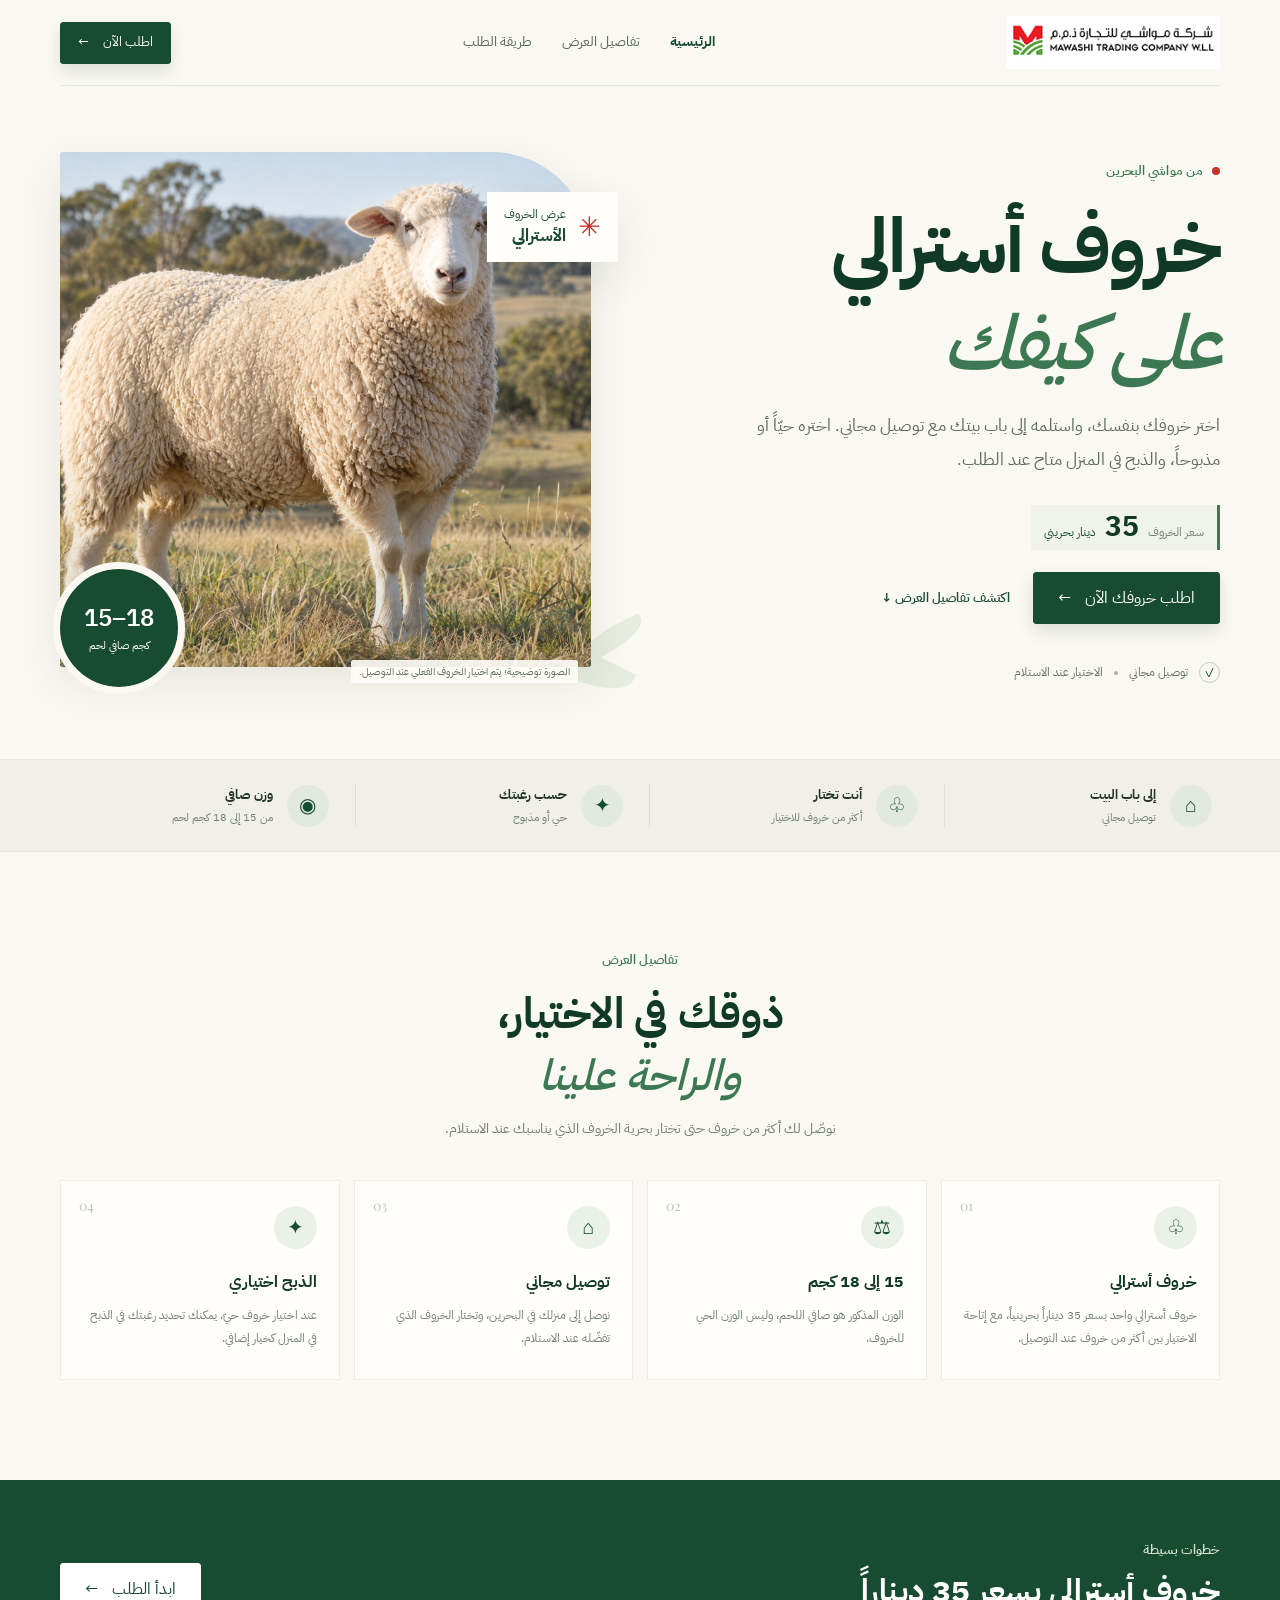
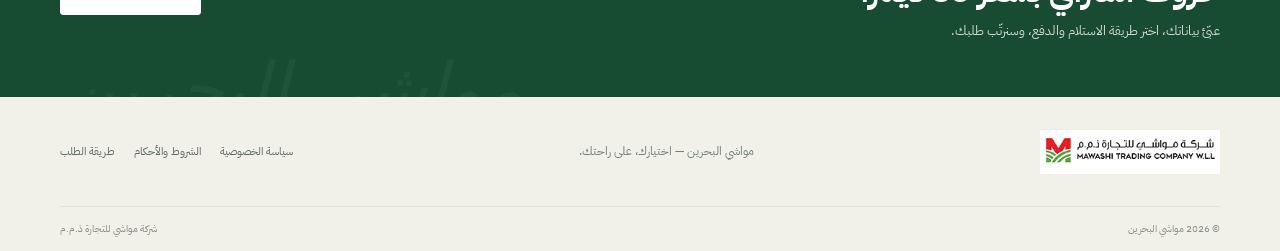
<file: index.html>
<!doctype html>
<html lang="ar" dir="rtl">
<head>
  <meta charset="utf-8">
  <meta name="viewport" content="width=device-width,initial-scale=1">
  <meta name="theme-color" content="#174b32">
  <meta name="description" content="عرض خروف أسترالي من مواشي البحرين، بسعر 35 ديناراً بحرينياً، توصيل مجاني للمنزل وخيار الذبح في المنزل.">
  <title>مواشي البحرين | عرض الخروف الأسترالي</title>
  <link rel="icon" href="assets/mawashi-bahrain-logo.jpg">
  <link rel="stylesheet" href="styles.css">
  <script src="app.js" defer></script>
</head>
<body>
  
  <header class="site-header wrap">
    <a class="brand" href="index.html" aria-label="مواشي البحرين - الرئيسية"><img src="assets/mawashi-bahrain-logo.jpg" alt="شعار مواشي البحرين"></a>
    <nav class="main-nav" aria-label="التنقل الرئيسي">
      <a class="active" href="index.html">الرئيسية</a><a href="#details">تفاصيل العرض</a><a href="how-to-order.html">طريقة الطلب</a>
    </nav>
    <a class="button button-small" href="order.html">اطلب الآن <span aria-hidden="true">←</span></a>
  </header>
  <main>
    <section class="hero wrap">
      <div class="hero-copy">
        <span class="eyebrow"><i></i> من مواشي البحرين</span>
        <h1>خروف أسترالي<br><em>على كيفك</em></h1>
        <p class="hero-lead">اختر خروفك بنفسك، واستلمه إلى باب بيتك مع توصيل مجاني. اختره حيّاً أو مذبوحاً، والذبح في المنزل متاح عند الطلب.</p>
        <div class="offer-price"><span>سعر الخروف</span><strong>35</strong><small>دينار بحريني</small></div>
        <div class="hero-actions"><a class="button" href="order.html">اطلب خروفك الآن <span aria-hidden="true">←</span></a><a class="text-link" href="#details">اكتشف تفاصيل العرض <span aria-hidden="true">↓</span></a></div>
        <div class="hero-proof"><span class="proof-icon">✓</span><span>توصيل مجاني</span><b></b><span>الاختيار عند الاستلام</span></div>
      </div>
      <div class="hero-visual">
        <div class="image-frame"><img src="assets/australian-sheep.jpg" alt="خروف أسترالي أبيض في مرعى" class="product-image"></div>
        <div class="image-tag"><span class="tag-mark">✳</span><span>عرض الخروف<br><strong>الأسترالي</strong></span></div>
        <div class="weight-stamp"><strong>15–18</strong><small>كجم صافي لحم</small></div>
        <p class="illustrative-disclosure">الصورة توضيحية؛ يتم اختيار الخروف الفعلي عند التوصيل.</p>
        <div class="leaf leaf-one"></div><div class="leaf leaf-two"></div>
      </div>
    </section>
    <section class="trust-strip"><div class="wrap trust-inner"><div><span class="trust-icon">⌂</span><span><strong>إلى باب البيت</strong><small>توصيل مجاني</small></span></div><div><span class="trust-icon">♧</span><span><strong>أنت تختار</strong><small>أكثر من خروف للاختيار</small></span></div><div><span class="trust-icon">✦</span><span><strong>حسب رغبتك</strong><small>حي أو مذبوح</small></span></div><div><span class="trust-icon">◉</span><span><strong>وزن صافي</strong><small>من 15 إلى 18 كجم لحم</small></span></div></div></section>
    <section class="details-section wrap" id="details">
      <div class="section-heading"><span class="eyebrow">تفاصيل العرض</span><h2>ذوقك في الاختيار،<br><em>والراحة علينا</em></h2><p>نوصّل لك أكثر من خروف حتى تختار بحرية الخروف الذي يناسبك عند الاستلام.</p></div>
      <div class="detail-cards">
        <article class="detail-card"><span class="card-num">01</span><span class="card-icon">♧</span><h3>خروف أسترالي</h3><p>خروف أسترالي واحد بسعر 35 ديناراً بحرينياً، مع إتاحة الاختيار بين أكثر من خروف عند التوصيل.</p></article>
        <article class="detail-card"><span class="card-num">02</span><span class="card-icon">⚖</span><h3>15 إلى 18 كجم</h3><p>الوزن المذكور هو صافي اللحم، وليس الوزن الحي للخروف.</p></article>
        <article class="detail-card"><span class="card-num">03</span><span class="card-icon">⌂</span><h3>توصيل مجاني</h3><p>نوصل إلى منزلك في البحرين، وتختار الخروف الذي تفضّله عند الاستلام.</p></article>
        <article class="detail-card"><span class="card-num">04</span><span class="card-icon">✦</span><h3>الذبح اختياري</h3><p>عند اختيار خروف حيّ، يمكنك تحديد رغبتك في الذبح في المنزل كخيار إضافي.</p></article>
      </div>
    </section>
    <section class="order-banner"><div class="wrap banner-inner"><div><span class="eyebrow">خطوات بسيطة</span><h2>خروف أسترالي بسعر 35 ديناراً</h2><p>عبّئ بياناتك، اختر طريقة الاستلام والدفع، وسنرتّب طلبك.</p></div><a class="button button-light" href="order.html">ابدأ الطلب <span aria-hidden="true">←</span></a></div><span class="banner-decoration">مواشي البحرين</span></section>
  </main>
  <footer class="site-footer"><div class="wrap footer-main"><a href="index.html" class="footer-brand"><img src="assets/mawashi-bahrain-logo.jpg" alt="مواشي البحرين"></a><p>مواشي البحرين — اختيارك، على راحتك.</p><nav aria-label="روابط قانونية"><a href="privacy.html">سياسة الخصوصية</a><a href="terms.html">الشروط والأحكام</a><a href="how-to-order.html">طريقة الطلب</a></nav></div><div class="wrap footer-bottom"><span>© <span data-year></span> مواشي البحرين</span><span>شركة مواشي للتجارة ذ.م.م</span></div></footer>
</body>
</html>
</file>
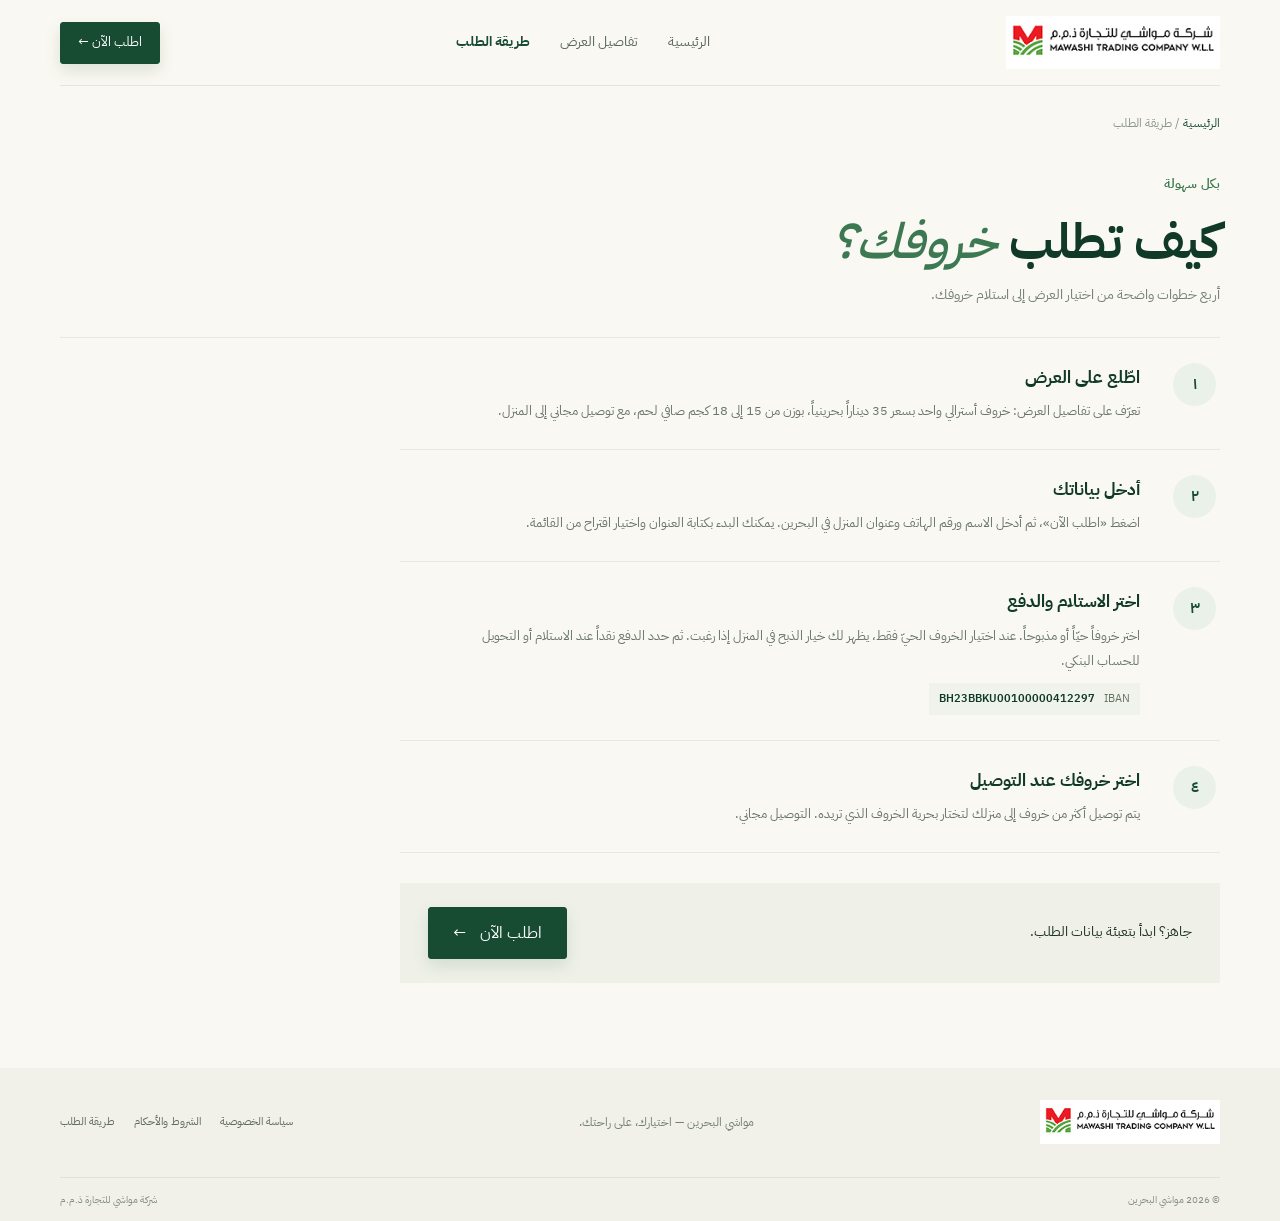
<file: how-to-order.html>
<!doctype html>
<html lang="ar" dir="rtl"><head><meta charset="utf-8"><meta name="viewport" content="width=device-width,initial-scale=1"><meta name="theme-color" content="#174b32"><title>طريقة الطلب | مواشي البحرين</title><link rel="icon" href="assets/mawashi-bahrain-logo.jpg"><link rel="stylesheet" href="styles.css"><script src="app.js" defer></script></head><body><header class="site-header wrap"><a class="brand" href="index.html"><img src="assets/mawashi-bahrain-logo.jpg" alt="شعار مواشي البحرين"></a><nav class="main-nav"><a href="index.html">الرئيسية</a><a href="index.html#details">تفاصيل العرض</a><a class="active" href="how-to-order.html">طريقة الطلب</a></nav><a class="button button-small" href="order.html">اطلب الآن ←</a></header><main class="text-page wrap"><div class="breadcrumb"><a href="index.html">الرئيسية</a><span> / </span><span>طريقة الطلب</span></div><div class="page-heading"><span class="eyebrow">بكل سهولة</span><h1>كيف تطلب <em>خروفك؟</em></h1><p>أربع خطوات واضحة من اختيار العرض إلى استلام خروفك.</p></div><div class="steps-list"><article class="step-item"><span class="step-index">١</span><div><h2>اطّلع على العرض</h2><p>تعرّف على تفاصيل العرض: خروف أسترالي واحد بسعر 35 ديناراً بحرينياً، بوزن من 15 إلى 18 كجم صافي لحم، مع توصيل مجاني إلى المنزل.</p></div></article><article class="step-item"><span class="step-index">٢</span><div><h2>أدخل بياناتك</h2><p>اضغط «اطلب الآن»، ثم أدخل الاسم ورقم الهاتف وعنوان المنزل في البحرين. يمكنك البدء بكتابة العنوان واختيار اقتراح من القائمة.</p></div></article><article class="step-item"><span class="step-index">٣</span><div><h2>اختر الاستلام والدفع</h2><p>اختر خروفاً حيّاً أو مذبوحاً. عند اختيار الخروف الحيّ فقط، يظهر لك خيار الذبح في المنزل إذا رغبت. ثم حدد الدفع نقداً عند الاستلام أو التحويل للحساب البنكي.</p><div class="inline-iban">IBAN <span dir="ltr">BH23BBKU00100000412297</span></div></div></article><article class="step-item"><span class="step-index">٤</span><div><h2>اختر خروفك عند التوصيل</h2><p>يتم توصيل أكثر من خروف إلى منزلك لتختار بحرية الخروف الذي تريده. التوصيل مجاني.</p></div></article></div><div class="page-cta"><p>جاهز؟ ابدأ بتعبئة بيانات الطلب.</p><a class="button" href="order.html">اطلب الآن <span aria-hidden="true">←</span></a></div></main><footer class="site-footer"><div class="wrap footer-main"><a href="index.html" class="footer-brand"><img src="assets/mawashi-bahrain-logo.jpg" alt="مواشي البحرين"></a><p>مواشي البحرين — اختيارك، على راحتك.</p><nav><a href="privacy.html">سياسة الخصوصية</a><a href="terms.html">الشروط والأحكام</a><a href="how-to-order.html">طريقة الطلب</a></nav></div><div class="wrap footer-bottom"><span>© <span data-year></span> مواشي البحرين</span><span>شركة مواشي للتجارة ذ.م.م</span></div></footer></body></html>
</file>
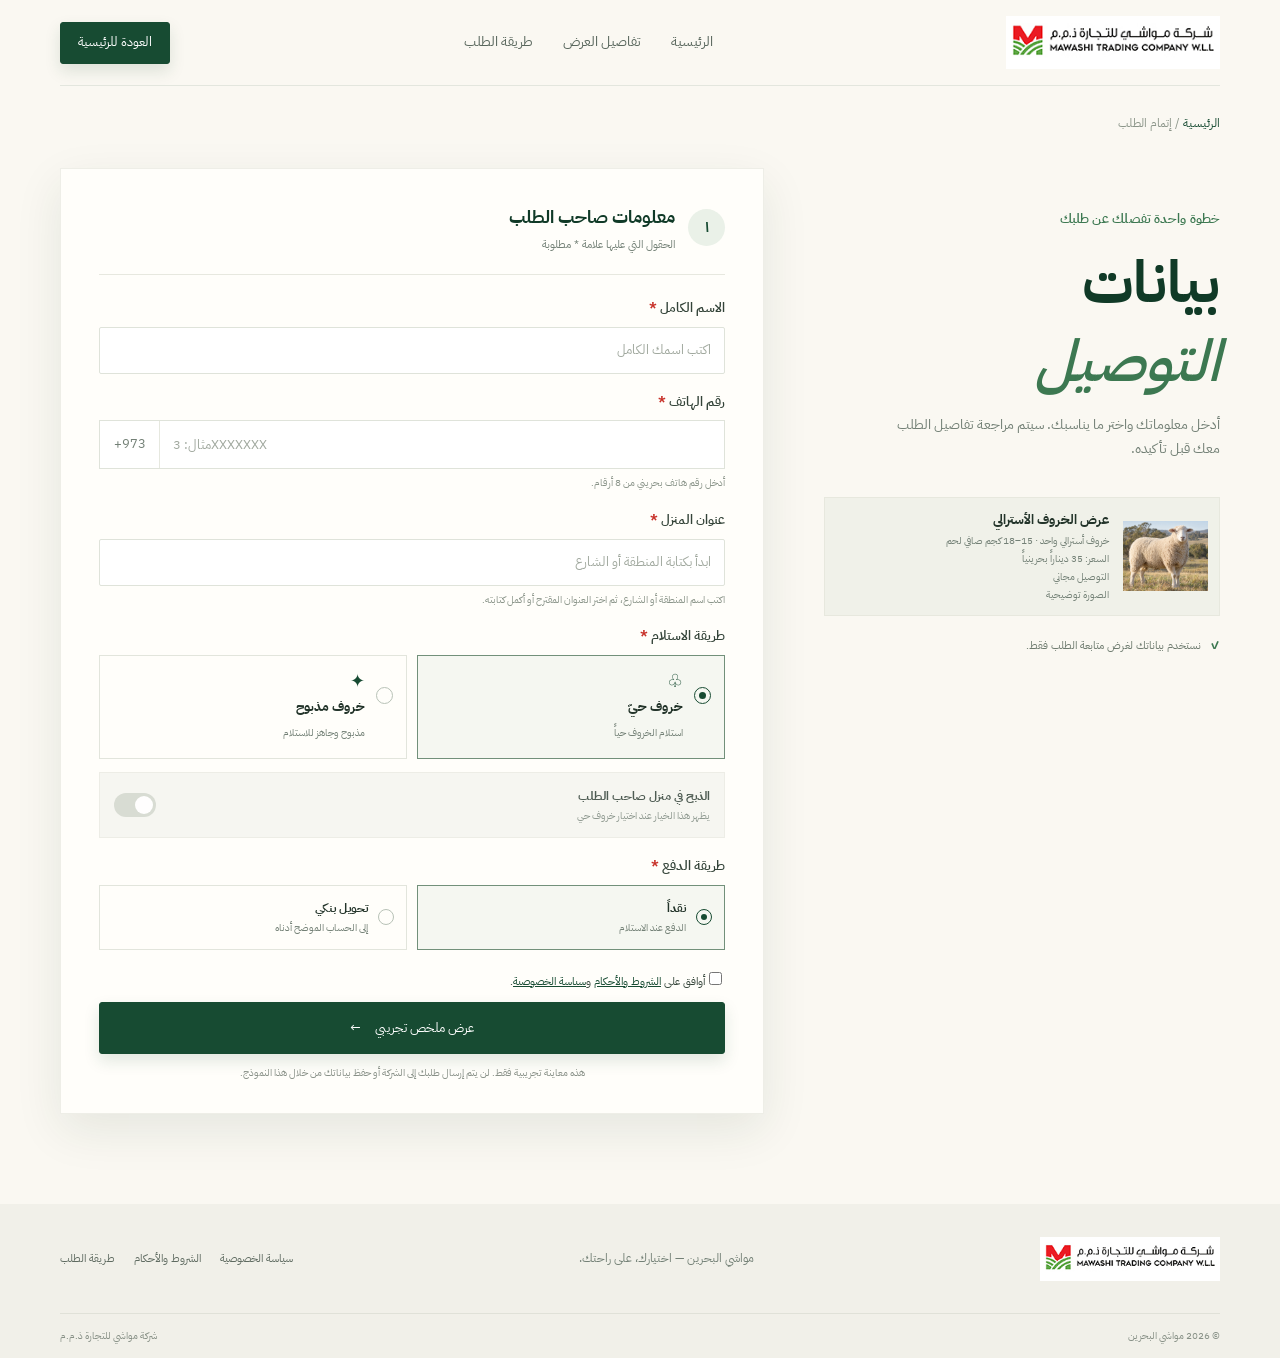
<file: order.html>
<!doctype html>
<html lang="ar" dir="rtl"><head><meta charset="utf-8"><meta name="viewport" content="width=device-width,initial-scale=1"><meta name="theme-color" content="#174b32"><title>إتمام الطلب | مواشي البحرين</title><link rel="icon" href="assets/mawashi-bahrain-logo.jpg"><link rel="stylesheet" href="styles.css"><script src="app.js" defer></script></head>
<body><header class="site-header wrap"><a class="brand" href="index.html"><img src="assets/mawashi-bahrain-logo.jpg" alt="شعار مواشي البحرين"></a><nav class="main-nav" aria-label="التنقل الرئيسي"><a href="index.html">الرئيسية</a><a href="index.html#details">تفاصيل العرض</a><a href="how-to-order.html">طريقة الطلب</a></nav><a class="button button-small" href="index.html">العودة للرئيسية</a></header>
<main class="form-page wrap"><div class="breadcrumb"><a href="index.html">الرئيسية</a><span> / </span><span>إتمام الطلب</span></div><div class="form-layout"><section class="form-intro"><span class="eyebrow">خطوة واحدة تفصلك عن طلبك</span><h1>بيانات<br><em>التوصيل</em></h1><p>أدخل معلوماتك واختر ما يناسبك. سيتم مراجعة تفاصيل الطلب معك قبل تأكيده.</p><div class="mini-product"><img src="assets/australian-sheep.jpg" alt="خروف أسترالي"><div><strong>عرض الخروف الأسترالي</strong><span>خروف أسترالي واحد · 15–18 كجم صافي لحم</span><span>السعر: 35 ديناراً بحرينياً</span><span>التوصيل مجاني</span><span>الصورة توضيحية</span></div></div><div class="secure-note"><span>✓</span> نستخدم بياناتك لغرض متابعة الطلب فقط.</div></section>
<section class="form-card"><div class="form-title"><span class="step-circle">١</span><div><h2>معلومات صاحب الطلب</h2><p>الحقول التي عليها علامة * مطلوبة</p></div></div><form id="order-form" novalidate>
<label for="customer-name">الاسم الكامل <b>*</b></label><input id="customer-name" name="name" autocomplete="name" placeholder="اكتب اسمك الكامل" required minlength="2">
<label for="phone">رقم الهاتف <b>*</b></label><div class="phone-wrap"><span class="phone-code">+973</span><input id="phone" name="phone" type="tel" inputmode="tel" autocomplete="tel-national" placeholder="مثال: 3XXXXXXX" required></div><small class="field-hint">أدخل رقم هاتف بحريني من 8 أرقام.</small>
<label for="address">عنوان المنزل <b>*</b></label><div class="suggest-wrap"><input id="address" name="address" autocomplete="street-address" placeholder="ابدأ بكتابة المنطقة أو الشارع" required minlength="5" aria-autocomplete="list" aria-expanded="false" aria-controls="address-suggestions"><div id="address-suggestions" class="suggestions" role="listbox"></div></div><small class="field-hint">اكتب اسم المنطقة أو الشارع، ثم اختر العنوان المقترح أو أكمل كتابته.</small>
<div class="field-label">طريقة الاستلام <b>*</b></div><div class="choice-grid"><label class="choice-card"><input type="radio" name="fulfillment" value="حي" required checked><span class="choice-mark"></span><span class="choice-symbol">♧</span><strong>خروف حيّ</strong><small>استلام الخروف حياً</small></label><label class="choice-card"><input type="radio" name="fulfillment" value="مذبوح" required><span class="choice-mark"></span><span class="choice-symbol">✦</span><strong>خروف مذبوح</strong><small>مذبوح وجاهز للاستلام</small></label></div>
<div id="slaughter-home-wrap" class="toggle-row" hidden><div><strong>الذبح في منزل صاحب الطلب</strong><small>يظهر هذا الخيار عند اختيار خروف حي</small></div><label class="switch"><input id="slaughter-home" type="checkbox" disabled><span class="slider"></span><span class="visually-hidden">طلب الذبح في المنزل</span></label></div>
<div class="field-label">طريقة الدفع <b>*</b></div><div class="payment-options"><label class="payment-choice"><input type="radio" name="payment" value="نقداً" required checked><span class="pay-radio"></span><span><strong>نقداً</strong><small>الدفع عند الاستلام</small></span></label><label class="payment-choice"><input type="radio" name="payment" value="تحويل بنكي" required><span class="pay-radio"></span><span><strong>تحويل بنكي</strong><small>إلى الحساب الموضح أدناه</small></span></label></div>
<div class="bank-box" id="bank-box" hidden><span class="bank-caption">بيانات التحويل البنكي</span><span class="iban" dir="ltr">BH23BBKU00100000412297</span><button class="copy-button" type="button" id="copy-iban">نسخ رقم الحساب</button><small>يرجى ذكر اسم صاحب الطلب في وصف التحويل، وإرسال إثبات التحويل عند تأكيد الطلب.</small></div>
<label class="terms-check"><input type="checkbox" id="agree" required><span>أوافق على <a href="terms.html" target="_blank">الشروط والأحكام</a> و<a href="privacy.html" target="_blank">سياسة الخصوصية</a>.</span></label>
<button type="submit" class="button submit-button">عرض ملخص تجريبي <span aria-hidden="true">←</span></button><p class="form-disclaimer">هذه معاينة تجريبية فقط. لن يتم إرسال طلبك إلى الشركة أو حفظ بياناتك من خلال هذا النموذج.</p><div class="form-message" id="form-message" role="status" aria-live="polite"></div></form></section></div></main>
<footer class="site-footer"><div class="wrap footer-main"><a href="index.html" class="footer-brand"><img src="assets/mawashi-bahrain-logo.jpg" alt="مواشي البحرين"></a><p>مواشي البحرين — اختيارك، على راحتك.</p><nav><a href="privacy.html">سياسة الخصوصية</a><a href="terms.html">الشروط والأحكام</a><a href="how-to-order.html">طريقة الطلب</a></nav></div><div class="wrap footer-bottom"><span>© <span data-year></span> مواشي البحرين</span><span>شركة مواشي للتجارة ذ.م.م</span></div></footer></body></html>
</file>
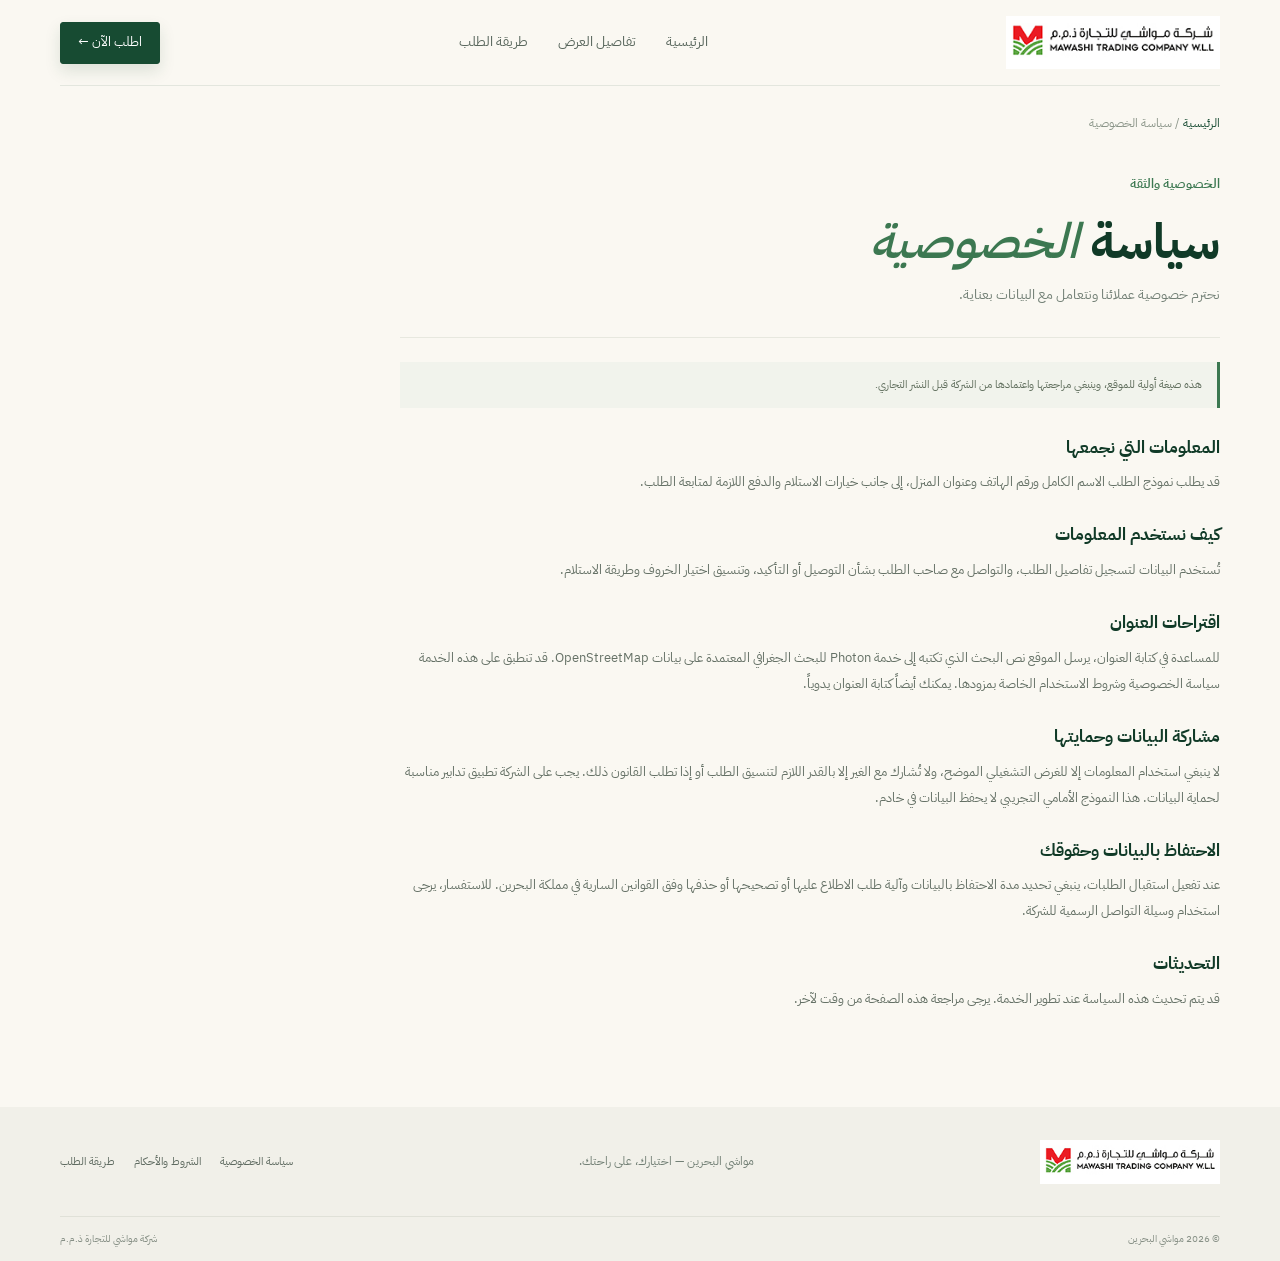
<file: privacy.html>
<!doctype html>
<html lang="ar" dir="rtl"><head><meta charset="utf-8"><meta name="viewport" content="width=device-width,initial-scale=1"><meta name="theme-color" content="#174b32"><title>سياسة الخصوصية | مواشي البحرين</title><link rel="icon" href="assets/mawashi-bahrain-logo.jpg"><link rel="stylesheet" href="styles.css"><script src="app.js" defer></script></head><body><header class="site-header wrap"><a class="brand" href="index.html"><img src="assets/mawashi-bahrain-logo.jpg" alt="شعار مواشي البحرين"></a><nav class="main-nav"><a href="index.html">الرئيسية</a><a href="index.html#details">تفاصيل العرض</a><a href="how-to-order.html">طريقة الطلب</a></nav><a class="button button-small" href="order.html">اطلب الآن ←</a></header><main class="text-page wrap"><div class="breadcrumb"><a href="index.html">الرئيسية</a><span> / </span><span>سياسة الخصوصية</span></div><div class="page-heading"><span class="eyebrow">الخصوصية والثقة</span><h1>سياسة <em>الخصوصية</em></h1><p>نحترم خصوصية عملائنا ونتعامل مع البيانات بعناية.</p></div><article class="policy-content"><p class="policy-notice">هذه صيغة أولية للموقع، وينبغي مراجعتها واعتمادها من الشركة قبل النشر التجاري.</p><h2>المعلومات التي نجمعها</h2><p>قد يطلب نموذج الطلب الاسم الكامل ورقم الهاتف وعنوان المنزل، إلى جانب خيارات الاستلام والدفع اللازمة لمتابعة الطلب.</p><h2>كيف نستخدم المعلومات</h2><p>تُستخدم البيانات لتسجيل تفاصيل الطلب، والتواصل مع صاحب الطلب بشأن التوصيل أو التأكيد، وتنسيق اختيار الخروف وطريقة الاستلام.</p><h2>اقتراحات العنوان</h2><p>للمساعدة في كتابة العنوان، يرسل الموقع نص البحث الذي تكتبه إلى خدمة Photon للبحث الجغرافي المعتمدة على بيانات OpenStreetMap. قد تنطبق على هذه الخدمة سياسة الخصوصية وشروط الاستخدام الخاصة بمزودها. يمكنك أيضاً كتابة العنوان يدوياً.</p><h2>مشاركة البيانات وحمايتها</h2><p>لا ينبغي استخدام المعلومات إلا للغرض التشغيلي الموضح، ولا تُشارك مع الغير إلا بالقدر اللازم لتنسيق الطلب أو إذا تطلب القانون ذلك. يجب على الشركة تطبيق تدابير مناسبة لحماية البيانات. هذا النموذج الأمامي التجريبي لا يحفظ البيانات في خادم.</p><h2>الاحتفاظ بالبيانات وحقوقك</h2><p>عند تفعيل استقبال الطلبات، ينبغي تحديد مدة الاحتفاظ بالبيانات وآلية طلب الاطلاع عليها أو تصحيحها أو حذفها وفق القوانين السارية في مملكة البحرين. للاستفسار، يرجى استخدام وسيلة التواصل الرسمية للشركة.</p><h2>التحديثات</h2><p>قد يتم تحديث هذه السياسة عند تطوير الخدمة. يرجى مراجعة هذه الصفحة من وقت لآخر.</p></article></main><footer class="site-footer"><div class="wrap footer-main"><a href="index.html" class="footer-brand"><img src="assets/mawashi-bahrain-logo.jpg" alt="مواشي البحرين"></a><p>مواشي البحرين — اختيارك، على راحتك.</p><nav><a href="privacy.html">سياسة الخصوصية</a><a href="terms.html">الشروط والأحكام</a><a href="how-to-order.html">طريقة الطلب</a></nav></div><div class="wrap footer-bottom"><span>© <span data-year></span> مواشي البحرين</span><span>شركة مواشي للتجارة ذ.م.م</span></div></footer></body></html>
</file>
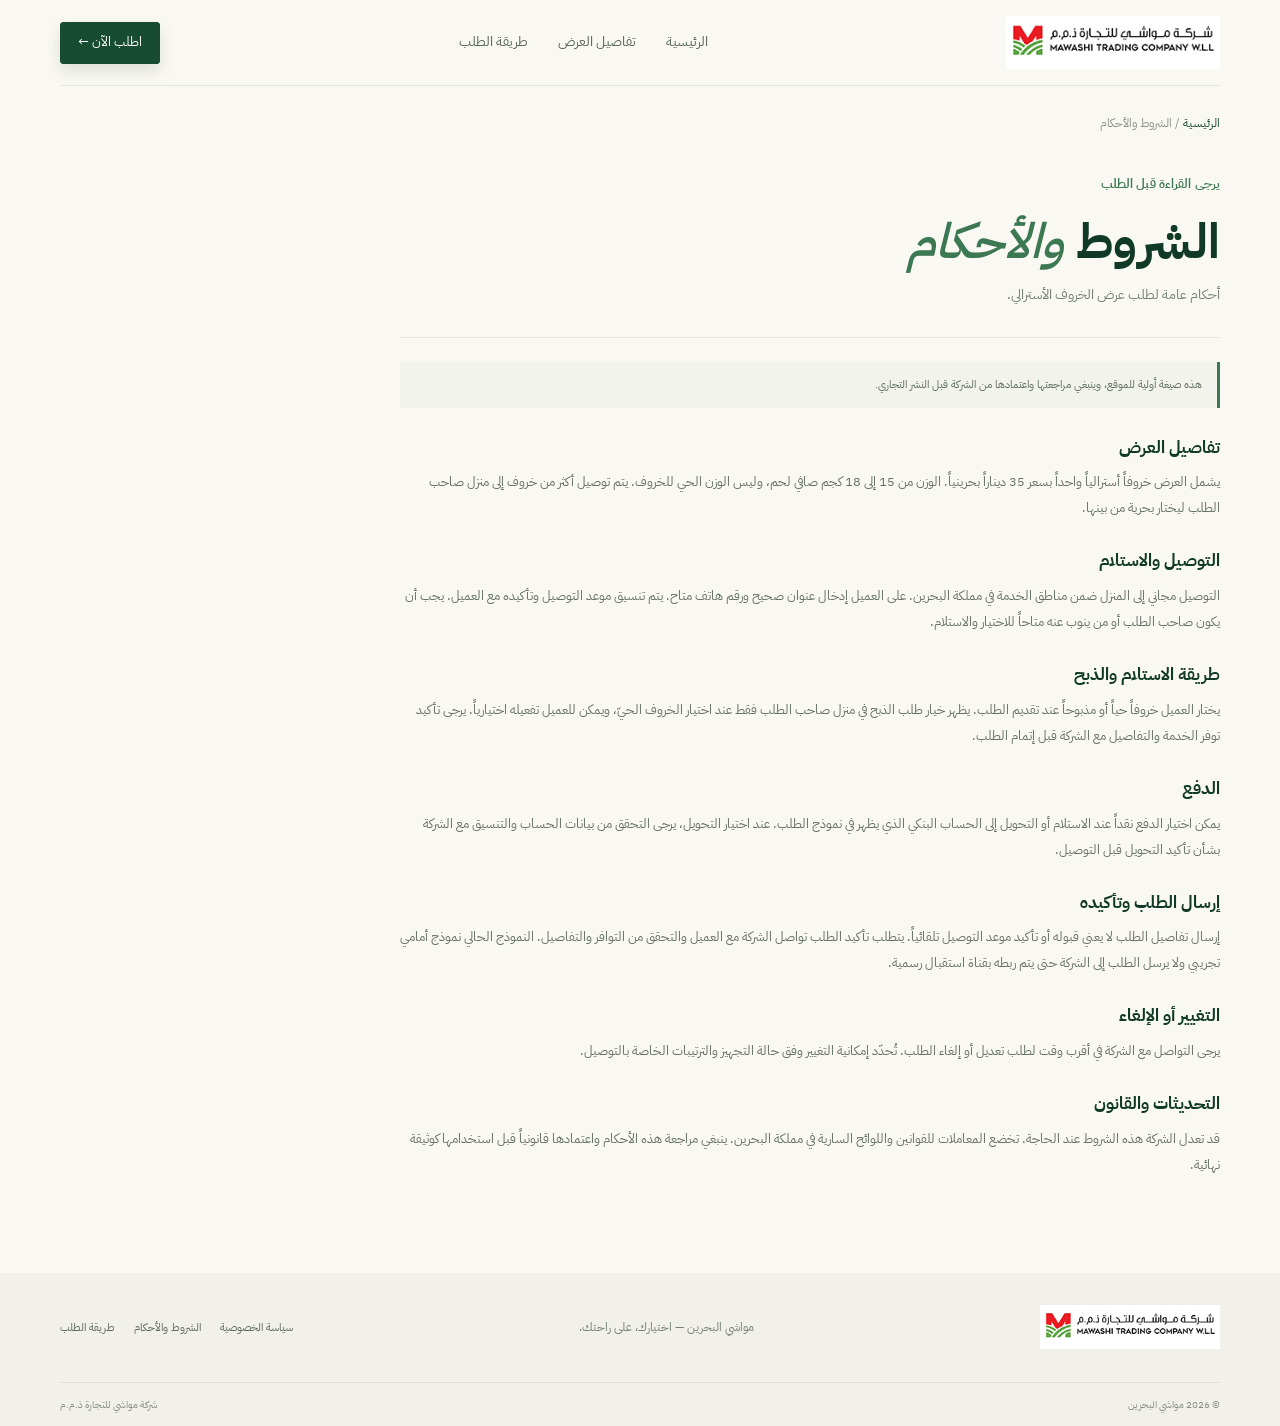
<file: terms.html>
<!doctype html>
<html lang="ar" dir="rtl"><head><meta charset="utf-8"><meta name="viewport" content="width=device-width,initial-scale=1"><meta name="theme-color" content="#174b32"><title>الشروط والأحكام | مواشي البحرين</title><link rel="icon" href="assets/mawashi-bahrain-logo.jpg"><link rel="stylesheet" href="styles.css"><script src="app.js" defer></script></head><body><header class="site-header wrap"><a class="brand" href="index.html"><img src="assets/mawashi-bahrain-logo.jpg" alt="شعار مواشي البحرين"></a><nav class="main-nav"><a href="index.html">الرئيسية</a><a href="index.html#details">تفاصيل العرض</a><a href="how-to-order.html">طريقة الطلب</a></nav><a class="button button-small" href="order.html">اطلب الآن ←</a></header><main class="text-page wrap"><div class="breadcrumb"><a href="index.html">الرئيسية</a><span> / </span><span>الشروط والأحكام</span></div><div class="page-heading"><span class="eyebrow">يرجى القراءة قبل الطلب</span><h1>الشروط <em>والأحكام</em></h1><p>أحكام عامة لطلب عرض الخروف الأسترالي.</p></div><article class="policy-content"><p class="policy-notice">هذه صيغة أولية للموقع، وينبغي مراجعتها واعتمادها من الشركة قبل النشر التجاري.</p><h2>تفاصيل العرض</h2><p>يشمل العرض خروفاً أسترالياً واحداً بسعر 35 ديناراً بحرينياً. الوزن من 15 إلى 18 كجم صافي لحم، وليس الوزن الحي للخروف. يتم توصيل أكثر من خروف إلى منزل صاحب الطلب ليختار بحرية من بينها.</p><h2>التوصيل والاستلام</h2><p>التوصيل مجاني إلى المنزل ضمن مناطق الخدمة في مملكة البحرين. على العميل إدخال عنوان صحيح ورقم هاتف متاح. يتم تنسيق موعد التوصيل وتأكيده مع العميل. يجب أن يكون صاحب الطلب أو من ينوب عنه متاحاً للاختيار والاستلام.</p><h2>طريقة الاستلام والذبح</h2><p>يختار العميل خروفاً حياً أو مذبوحاً عند تقديم الطلب. يظهر خيار طلب الذبح في منزل صاحب الطلب فقط عند اختيار الخروف الحيّ، ويمكن للعميل تفعيله اختيارياً. يرجى تأكيد توفر الخدمة والتفاصيل مع الشركة قبل إتمام الطلب.</p><h2>الدفع</h2><p>يمكن اختيار الدفع نقداً عند الاستلام أو التحويل إلى الحساب البنكي الذي يظهر في نموذج الطلب. عند اختيار التحويل، يرجى التحقق من بيانات الحساب والتنسيق مع الشركة بشأن تأكيد التحويل قبل التوصيل.</p><h2>إرسال الطلب وتأكيده</h2><p>إرسال تفاصيل الطلب لا يعني قبوله أو تأكيد موعد التوصيل تلقائياً. يتطلب تأكيد الطلب تواصل الشركة مع العميل والتحقق من التوافر والتفاصيل. النموذج الحالي نموذج أمامي تجريبي ولا يرسل الطلب إلى الشركة حتى يتم ربطه بقناة استقبال رسمية.</p><h2>التغيير أو الإلغاء</h2><p>يرجى التواصل مع الشركة في أقرب وقت لطلب تعديل أو إلغاء الطلب. تُحدّد إمكانية التغيير وفق حالة التجهيز والترتيبات الخاصة بالتوصيل.</p><h2>التحديثات والقانون</h2><p>قد تعدل الشركة هذه الشروط عند الحاجة. تخضع المعاملات للقوانين واللوائح السارية في مملكة البحرين. ينبغي مراجعة هذه الأحكام واعتمادها قانونياً قبل استخدامها كوثيقة نهائية.</p></article></main><footer class="site-footer"><div class="wrap footer-main"><a href="index.html" class="footer-brand"><img src="assets/mawashi-bahrain-logo.jpg" alt="مواشي البحرين"></a><p>مواشي البحرين — اختيارك، على راحتك.</p><nav><a href="privacy.html">سياسة الخصوصية</a><a href="terms.html">الشروط والأحكام</a><a href="how-to-order.html">طريقة الطلب</a></nav></div><div class="wrap footer-bottom"><span>© <span data-year></span> مواشي البحرين</span><span>شركة مواشي للتجارة ذ.م.م</span></div></footer></body></html>
</file>
<file: styles.css>
@import url('https://fonts.googleapis.com/css2?family=IBM+Plex+Sans+Arabic:wght@400;500;600;700&family=Playfair+Display:ital,wght@0,500;0,600;1,500;1,600&display=swap');
:root{--green:#174b32;--deep:#103a27;--leaf:#3c7851;--mint:#eaf1e8;--cream:#faf8f2;--paper:#fffefa;--ink:#23342a;--muted:#738076;--red:#c83129;--line:#e7e8df;--gold:#c9a65c;--shadow:0 16px 45px rgba(26,54,35,.09)}*{box-sizing:border-box}html{scroll-behavior:smooth}body{margin:0;background:var(--cream);color:var(--ink);font-family:'IBM Plex Sans Arabic',Tahoma,sans-serif;font-size:16px;line-height:1.75}a{color:inherit;text-decoration:none}img{max-width:100%;display:block}.wrap{width:min(1160px,calc(100% - 48px));margin-inline:auto}.topline{background:var(--green);color:#f7f4e8;text-align:center;padding:6px 16px;font-size:13px;letter-spacing:.15px}.site-header{min-height:86px;display:flex;align-items:center;justify-content:space-between;gap:25px;border-bottom:1px solid rgba(23,75,50,.1)}.brand img{width:214px;height:auto;max-height:55px;object-fit:contain}.main-nav{display:flex;align-items:center;gap:30px;font-size:14px;color:#59675d}.main-nav a{transition:color .2s}.main-nav a:hover,.main-nav a.active{color:var(--green)}.main-nav a.active{font-weight:700}.button{min-height:52px;padding:0 24px;border:1px solid var(--green);border-radius:3px;background:var(--green);color:white;display:inline-flex;align-items:center;justify-content:center;gap:14px;font:600 15px inherit;font-family:inherit;cursor:pointer;transition:transform .2s,background .2s;box-shadow:0 7px 16px rgba(23,75,50,.13)}.button:hover{background:var(--deep);transform:translateY(-2px)}.button-small{min-height:42px;padding-inline:17px;font-size:13px;white-space:nowrap}.hero{min-height:560px;display:grid;grid-template-columns:1fr 1.04fr;align-items:center;gap:70px;padding-block:54px 60px}.hero-copy{max-width:510px;padding-block:16px}.eyebrow{display:inline-flex;align-items:center;gap:9px;color:var(--leaf);font-size:13px;font-weight:600;letter-spacing:.1px}.eyebrow i{width:8px;height:8px;background:var(--red);display:inline-block;border-radius:50%}h1,h2,h3,p{margin-top:0}.hero h1{font-size:clamp(48px,6vw,76px);line-height:1.18;letter-spacing:-2px;margin:19px 0 20px;color:var(--deep)}h1 em,h2 em{font-family:'Playfair Display','IBM Plex Sans Arabic',serif;font-weight:500;color:var(--leaf)}.hero-lead{font-size:17px;line-height:2;color:#5e6a60;max-width:490px;margin-bottom:28px}.hero-actions{display:flex;align-items:center;gap:23px;flex-wrap:wrap}.text-link{font-size:13px;color:var(--green);font-weight:600}.hero-proof{display:flex;align-items:center;gap:11px;margin-top:38px;color:#657266;font-size:12px}.hero-proof b{height:4px;width:4px;border-radius:50%;background:#a9b0a5}.proof-icon{display:grid;place-items:center;width:21px;height:21px;border:1px solid #bccdb8;border-radius:50%;color:var(--green);font-size:12px}.hero-visual{position:relative;min-width:0;padding:0 25px 20px 0}.image-frame{position:relative;z-index:1;overflow:hidden;border-radius:3px 100px 3px 3px;background:#dedfcf;box-shadow:var(--shadow);aspect-ratio:1.03/1}.image-frame:after{content:"";position:absolute;inset:0;background:linear-gradient(0deg,rgba(25,48,28,.13),transparent 48%);pointer-events:none}.product-image{width:100%;height:100%;object-fit:cover}.image-tag{position:absolute;z-index:2;top:40px;right:-2px;display:flex;align-items:center;gap:12px;padding:13px 17px;background:var(--paper);color:var(--green);box-shadow:var(--shadow);font-size:12px;line-height:1.5}.image-tag strong{font-size:17px}.tag-mark{color:var(--red);font-size:27px}.weight-stamp{z-index:2;position:absolute;bottom:0;left:0;width:118px;height:118px;border-radius:50%;background:var(--green);color:#fff;display:flex;flex-direction:column;align-items:center;justify-content:center;outline:7px solid var(--cream);line-height:1.2}.weight-stamp strong{font-size:24px;font-weight:600;direction:ltr}.weight-stamp small{font-size:11px;margin-top:6px}.leaf{position:absolute;background:#e6ecdf;border-radius:80% 0 80% 0;transform:rotate(27deg)}.leaf-one{width:110px;height:35px;right:-18px;bottom:4px}.leaf-two{width:74px;height:24px;right:-31px;bottom:35px;transform:rotate(-25deg)}.trust-strip{background:#f0f0e8;border-block:1px solid #e9e9de}.trust-inner{display:grid;grid-template-columns:repeat(4,1fr);padding-block:24px;gap:18px}.trust-inner>div{display:flex;align-items:center;gap:14px;border-left:1px solid #dedfd4;padding-inline:8px}.trust-inner>div:last-child{border:0}.trust-icon{width:42px;height:42px;border-radius:50%;background:#e2eadf;color:var(--green);display:grid;place-items:center;font-size:20px;flex:none}.trust-inner strong,.trust-inner small{display:block}.trust-inner strong{font-size:13px}.trust-inner small{font-size:11px;color:var(--muted);margin-top:1px}.details-section{padding-block:93px 100px}.section-heading{text-align:center;max-width:550px;margin:0 auto 38px}.section-heading h2,.page-heading h1{font-size:43px;line-height:1.35;color:var(--deep);margin:12px 0}.section-heading p,.page-heading>p{color:var(--muted);font-size:14px;margin-bottom:0}.detail-cards{display:grid;grid-template-columns:repeat(4,1fr);gap:14px}.detail-card{position:relative;background:var(--paper);padding:25px 22px 27px;border:1px solid #ecece3;min-height:200px;transition:transform .2s,box-shadow .2s}.detail-card:hover{transform:translateY(-4px);box-shadow:var(--shadow)}.card-num{position:absolute;left:18px;top:15px;color:#c0c6bb;font:14px 'Playfair Display',serif;direction:ltr}.card-icon{width:43px;height:43px;display:grid;place-items:center;border-radius:50%;background:var(--mint);color:var(--green);font-size:20px;margin-bottom:19px}.detail-card h3{font-size:16px;margin-bottom:8px;color:var(--deep)}.detail-card p{font-size:12px;line-height:1.9;color:var(--muted);margin:0}.order-banner{position:relative;overflow:hidden;background:var(--green);color:white}.banner-inner{display:flex;align-items:center;justify-content:space-between;gap:30px;padding-block:55px;position:relative;z-index:1}.order-banner .eyebrow{color:#d7e2d4}.banner-inner h2{font-size:32px;line-height:1.4;margin:6px 0}.banner-inner p{color:#d0dbd1;font-size:13px;margin:0}.button-light{background:#fff;color:var(--green);border-color:#fff;box-shadow:none}.button-light:hover{background:#f1f3eb}.banner-decoration{position:absolute;left:5%;bottom:-35px;color:rgba(255,255,255,.045);font:italic 72px 'Playfair Display',serif;direction:ltr;white-space:nowrap}.site-footer{background:#f1f0e9}.footer-main{min-height:110px;display:flex;align-items:center;justify-content:space-between;gap:18px;border-bottom:1px solid #e0e1d8;padding-block:19px}.footer-brand img{width:180px;max-height:46px;object-fit:contain}.footer-main p{font-size:12px;color:var(--muted);margin:0}.footer-main nav{display:flex;gap:19px;flex-wrap:wrap;font-size:11px;color:#5f6b61}.footer-main nav a:hover{color:var(--green);text-decoration:underline}.footer-bottom{display:flex;justify-content:space-between;padding-block:13px;color:#879086;font-size:10px}.breadcrumb{font-size:12px;color:#8b9589;padding-top:27px}.breadcrumb a{color:var(--green)}.form-page{padding-bottom:80px}.form-layout{display:grid;grid-template-columns:.72fr 1.28fr;gap:60px;padding-block:34px 10px;align-items:start}.form-intro{padding:36px 0}.form-intro h1{font-size:58px;line-height:1.3;margin:13px 0;color:var(--deep)}.form-intro>p{max-width:330px;color:var(--muted);font-size:14px}.mini-product{display:flex;align-items:center;gap:14px;padding:11px;background:#f0f1e9;border:1px solid #e7e8de;margin-top:35px}.mini-product img{width:85px;height:70px;object-fit:cover}.mini-product strong,.mini-product span{display:block}.mini-product strong{font-size:13px}.mini-product span{font-size:10px;color:var(--muted);line-height:1.8}.secure-note{margin-top:20px;color:#6e7b6f;font-size:11px}.secure-note span{color:var(--leaf);font-weight:bold;margin-left:6px}.form-card{background:var(--paper);padding:32px 38px;box-shadow:var(--shadow);border:1px solid #eeeee7}.form-title{display:flex;align-items:center;gap:13px;padding-bottom:20px;border-bottom:1px solid var(--line);margin-bottom:22px}.step-circle{width:37px;height:37px;border-radius:50%;background:var(--mint);display:grid;place-items:center;color:var(--green);font-weight:600}.form-title h2{font-size:18px;color:var(--deep);margin:0}.form-title p{font-size:11px;color:var(--muted);margin:2px 0 0}.form-card form>label,.field-label{display:block;font-size:13px;font-weight:600;color:#344439;margin:17px 0 7px}.form-card label b,.field-label b{color:var(--red)}.form-card input:not([type=radio]):not([type=checkbox]){font:13px inherit;font-family:inherit;width:100%;height:47px;border:1px solid #dfe3da;border-radius:2px;background:#fff;padding:0 13px;color:var(--ink);outline:none;transition:border .2s}.form-card input:focus{border-color:#688873!important;box-shadow:0 0 0 3px rgba(23,75,50,.07)}.form-card input::placeholder{color:#a0a89e}.phone-wrap{display:flex;direction:ltr;border:1px solid #dfe3da;background:#fff}.phone-wrap:focus-within{border-color:#688873;box-shadow:0 0 0 3px rgba(23,75,50,.07)}.form-card .phone-wrap input{border:0!important;box-shadow:none!important;direction:ltr;text-align:left}.phone-code{display:flex;align-items:center;justify-content:center;min-width:60px;border-right:1px solid #e6e8df;color:var(--muted);font-size:13px}.field-hint{font-size:10px;color:#8b958a;display:block;margin-top:5px}.suggest-wrap{position:relative}.suggest-wrap input{direction:rtl}.suggestions{display:none;position:absolute;z-index:10;top:calc(100% + 3px);right:0;left:0;background:white;border:1px solid #dfe3da;box-shadow:0 8px 20px rgba(20,45,28,.1);max-height:230px;overflow-y:auto}.suggestions.open{display:block}.suggestion-item{width:100%;display:block;padding:10px 13px;border:0;background:white;text-align:right;font:12px inherit;font-family:inherit;color:#435347;cursor:pointer;border-bottom:1px solid #f0f0eb}.suggestion-item:hover,.suggestion-item:focus{background:#f1f4ed}.suggestion-status{padding:10px 13px;font-size:11px;color:var(--muted)}.choice-grid{display:grid;grid-template-columns:1fr 1fr;gap:10px}.choice-card{position:relative;min-height:104px;border:1px solid #e2e5dc;padding:13px;display:grid;grid-template-columns:28px 1fr;grid-template-rows:auto auto;align-items:center;cursor:pointer;transition:border .2s,background .2s}.choice-card:has(input:checked){border-color:#72907a;background:#f5f7f1}.choice-card input{position:absolute;opacity:0;inset:0;cursor:pointer}.choice-mark{grid-row:1/3;width:17px;height:17px;border:1px solid #b8c2b7;border-radius:50%;position:relative}.choice-card:has(input:checked) .choice-mark{border-color:var(--green)}.choice-card:has(input:checked) .choice-mark:after{content:"";position:absolute;inset:4px;border-radius:50%;background:var(--green)}.choice-symbol{color:var(--green);font-size:18px;line-height:1}.choice-card strong{grid-column:2;font-size:13px}.choice-card small{grid-column:2;font-size:10px;color:var(--muted)}.toggle-row{display:flex;align-items:center;justify-content:space-between;padding:13px 14px;margin-top:13px;background:#f5f5f0;border:1px solid #e9eae2;opacity:.8}.toggle-row strong,.toggle-row small{display:block}.toggle-row strong{font-size:12px}.toggle-row small{font-size:10px;color:var(--muted)}.switch{position:relative;width:42px;height:24px}.switch input{opacity:0;width:0;height:0}.slider{position:absolute;inset:0;border-radius:20px;background:#cfd4ca;cursor:pointer;transition:.2s}.slider:before{content:"";position:absolute;width:18px;height:18px;right:3px;top:3px;border-radius:50%;background:white;transition:.2s}.switch input:checked+.slider{background:var(--green)}.switch input:checked+.slider:before{transform:translateX(-18px)}.switch input:disabled+.slider{cursor:not-allowed}.payment-options{display:grid;grid-template-columns:1fr 1fr;gap:10px}.payment-choice{display:flex;align-items:center;gap:10px;border:1px solid #e2e5dc;padding:12px;cursor:pointer}.payment-choice:has(input:checked){border-color:#72907a;background:#f5f7f1}.payment-choice input{position:absolute;opacity:0}.pay-radio{width:16px;height:16px;border:1px solid #b8c2b7;border-radius:50%;position:relative;flex:none}.payment-choice:has(input:checked) .pay-radio{border-color:var(--green)}.payment-choice:has(input:checked) .pay-radio:after{content:"";position:absolute;inset:4px;border-radius:50%;background:var(--green)}.payment-choice strong,.payment-choice small{display:block}.payment-choice strong{font-size:12px}.payment-choice small{font-size:10px;color:var(--muted)}.bank-box{margin-top:10px;background:#f1f4ed;padding:14px;border:1px solid #dfe6dc}.bank-caption{display:block;color:#68766a;font-size:10px}.iban{display:block;font-size:15px;font-weight:600;color:var(--deep);margin:3px 0;letter-spacing:.5px}.copy-button{border:0;background:transparent;color:var(--green);font:600 11px inherit;font-family:inherit;cursor:pointer;text-decoration:underline;padding:2px 0 6px}.bank-box small{display:block;color:#788378;font-size:10px;line-height:1.7}.terms-check{display:flex;align-items:flex-start;gap:8px;margin:19px 0 13px;font-size:11px!important;font-weight:400!important;line-height:1.7}.terms-check input{accent-color:var(--green);margin-top:5px}.terms-check a{color:var(--green);text-decoration:underline}.submit-button{width:100%;margin-top:4px}.form-disclaimer{margin:10px 0 0;text-align:center;font-size:10px;line-height:1.7;color:#899188}.form-message{display:none;margin-top:14px;padding:14px;background:#eef5ea;border:1px solid #cbdcc7;color:var(--green);font-size:12px;line-height:1.9}.form-message.show{display:block}.form-message.error{background:#fff0ed;border-color:#f0c8c0;color:#9b352c}.visually-hidden{position:absolute!important;width:1px;height:1px;padding:0;margin:-1px;overflow:hidden;clip:rect(0,0,0,0);white-space:nowrap;border:0}.text-page{padding-bottom:85px}.page-heading{padding:35px 0 29px;max-width:650px}.page-heading h1{font-size:49px;margin:8px 0}.steps-list{border-top:1px solid var(--line)}.step-item{display:grid;grid-template-columns:60px 1fr;gap:16px;padding:25px 4px;border-bottom:1px solid var(--line);max-width:820px}.step-index{width:43px;height:43px;border-radius:50%;background:var(--mint);color:var(--green);display:grid;place-items:center;font-weight:600}.step-item h2{font-size:17px;color:var(--deep);margin:0 0 6px}.step-item p{font-size:13px;line-height:1.95;color:#68756b;margin:0;max-width:690px}.inline-iban{display:inline-flex;align-items:center;gap:9px;background:#f0f3eb;padding:6px 10px;margin-top:10px;font-size:11px;color:#647263}.inline-iban span{font-weight:600;color:var(--deep)}.page-cta{margin-top:30px;padding:24px 28px;background:#eff1e9;display:flex;align-items:center;justify-content:space-between;gap:20px;max-width:820px}.page-cta p{margin:0;font-size:14px}.policy-content{max-width:820px;border-top:1px solid var(--line);padding-top:24px}.policy-content h2{font-size:17px;color:var(--deep);margin:25px 0 7px}.policy-content p{font-size:13px;line-height:2;color:#657166;margin-bottom:10px}.policy-content .policy-notice{padding:12px 15px;background:#f1f3ec;color:#62705f;border-right:3px solid var(--leaf);font-size:11px}.policy-content ul{color:#657166;font-size:13px;line-height:2}.policy-content li{padding-right:5px}
@media(max-width:900px){.hero{gap:32px;min-height:480px}.main-nav{gap:17px}.detail-cards{grid-template-columns:repeat(2,1fr)}.form-layout{gap:30px}.form-card{padding:28px}.trust-inner{grid-template-columns:repeat(2,1fr)}.trust-inner>div:nth-child(2){border:0}}
@media(max-width:650px){.wrap{width:min(100% - 32px,520px)}.site-header{min-height:72px;gap:10px}.brand img{width:148px;max-height:46px}.main-nav{display:none}.button-small{min-height:38px;padding-inline:13px;font-size:12px}.hero{grid-template-columns:1fr;gap:30px;padding-block:38px 40px}.hero-copy{order:1}.hero-visual{order:0;margin:0 auto;width:min(100%,440px);padding:0 14px 17px 0}.hero h1{font-size:54px}.hero-lead{font-size:15px}.image-frame{aspect-ratio:1.22/1;border-top-right-radius:75px}.image-tag{top:23px;padding:9px 12px}.weight-stamp{width:92px;height:92px}.weight-stamp strong{font-size:19px}.weight-stamp small{font-size:9px}.hero-proof{margin-top:24px}.trust-inner{gap:15px 6px;padding-block:17px}.trust-inner>div{gap:9px;padding-inline:3px}.trust-icon{width:34px;height:34px;font-size:16px}.trust-inner strong{font-size:11px}.trust-inner small{font-size:9px}.details-section{padding-block:61px}.section-heading{margin-bottom:26px}.section-heading h2{font-size:34px}.detail-cards{gap:9px}.detail-card{padding:19px 14px;min-height:185px}.card-icon{width:37px;height:37px;margin-bottom:14px}.detail-card h3{font-size:14px}.detail-card p{font-size:11px}.banner-inner{padding-block:37px;align-items:flex-start;flex-direction:column;gap:20px}.banner-inner h2{font-size:25px}.footer-main{padding-block:20px;align-items:flex-start;flex-direction:column;gap:12px}.footer-main nav{gap:14px}.footer-bottom{font-size:9px}.form-layout{grid-template-columns:1fr;gap:13px;padding-top:14px}.form-intro{padding:12px 0 0}.form-intro h1{font-size:40px;display:inline-block;margin:8px 0}.form-intro>p{font-size:12px;max-width:none;margin-bottom:0}.mini-product{margin-top:16px}.secure-note{display:none}.form-card{padding:23px 17px}.page-heading{padding-top:25px}.page-heading h1{font-size:37px}.page-heading>p{font-size:13px}.step-item{grid-template-columns:43px 1fr;gap:12px;padding-block:20px}.step-index{width:37px;height:37px}.step-item h2{font-size:15px}.step-item p{font-size:12px}.page-cta{padding:18px;align-items:flex-start;flex-direction:column}.payment-options{gap:7px}.payment-choice{padding:10px 7px}.payment-choice strong{font-size:11px}.form-title h2{font-size:16px}}
@media(max-width:380px){.brand img{width:125px}.hero h1{font-size:47px}.hero-actions{gap:14px}.button{padding-inline:16px}.hero-proof{font-size:10px}.detail-cards{grid-template-columns:1fr 1fr}.detail-card{padding-inline:11px}.weight-stamp{width:80px;height:80px}}

.illustrative-disclosure{position:absolute;z-index:2;right:38px;bottom:4px;margin:0;padding:3px 8px;background:rgba(255,254,250,.9);color:#5f6d61;font-size:10px;border-radius:2px}
@media(max-width:650px){.illustrative-disclosure{right:22px;bottom:1px;font-size:9px}}
#slaughter-home-wrap[hidden]{display:none}
.offer-price{display:flex;align-items:baseline;gap:9px;width:max-content;padding:7px 13px;margin:0 0 22px;background:#eff3e9;border-right:3px solid var(--leaf);color:var(--green)}
.offer-price span{font-size:12px;color:var(--muted)}
.offer-price strong{font-size:28px;line-height:1.1;font-weight:700;color:var(--deep)}
.offer-price small{font-size:12px;color:var(--green)}
.offer-price{display:flex;align-items:baseline;gap:9px;width:max-content;padding:7px 13px;margin:0 0 22px;background:#eff3e9;border-right:3px solid var(--leaf);color:var(--green)}
.offer-price span{font-size:12px;color:var(--muted)}
.offer-price strong{font-size:28px;line-height:1.1;font-weight:700;color:var(--deep)}
.offer-price small{font-size:12px;color:var(--green)}
</file>
